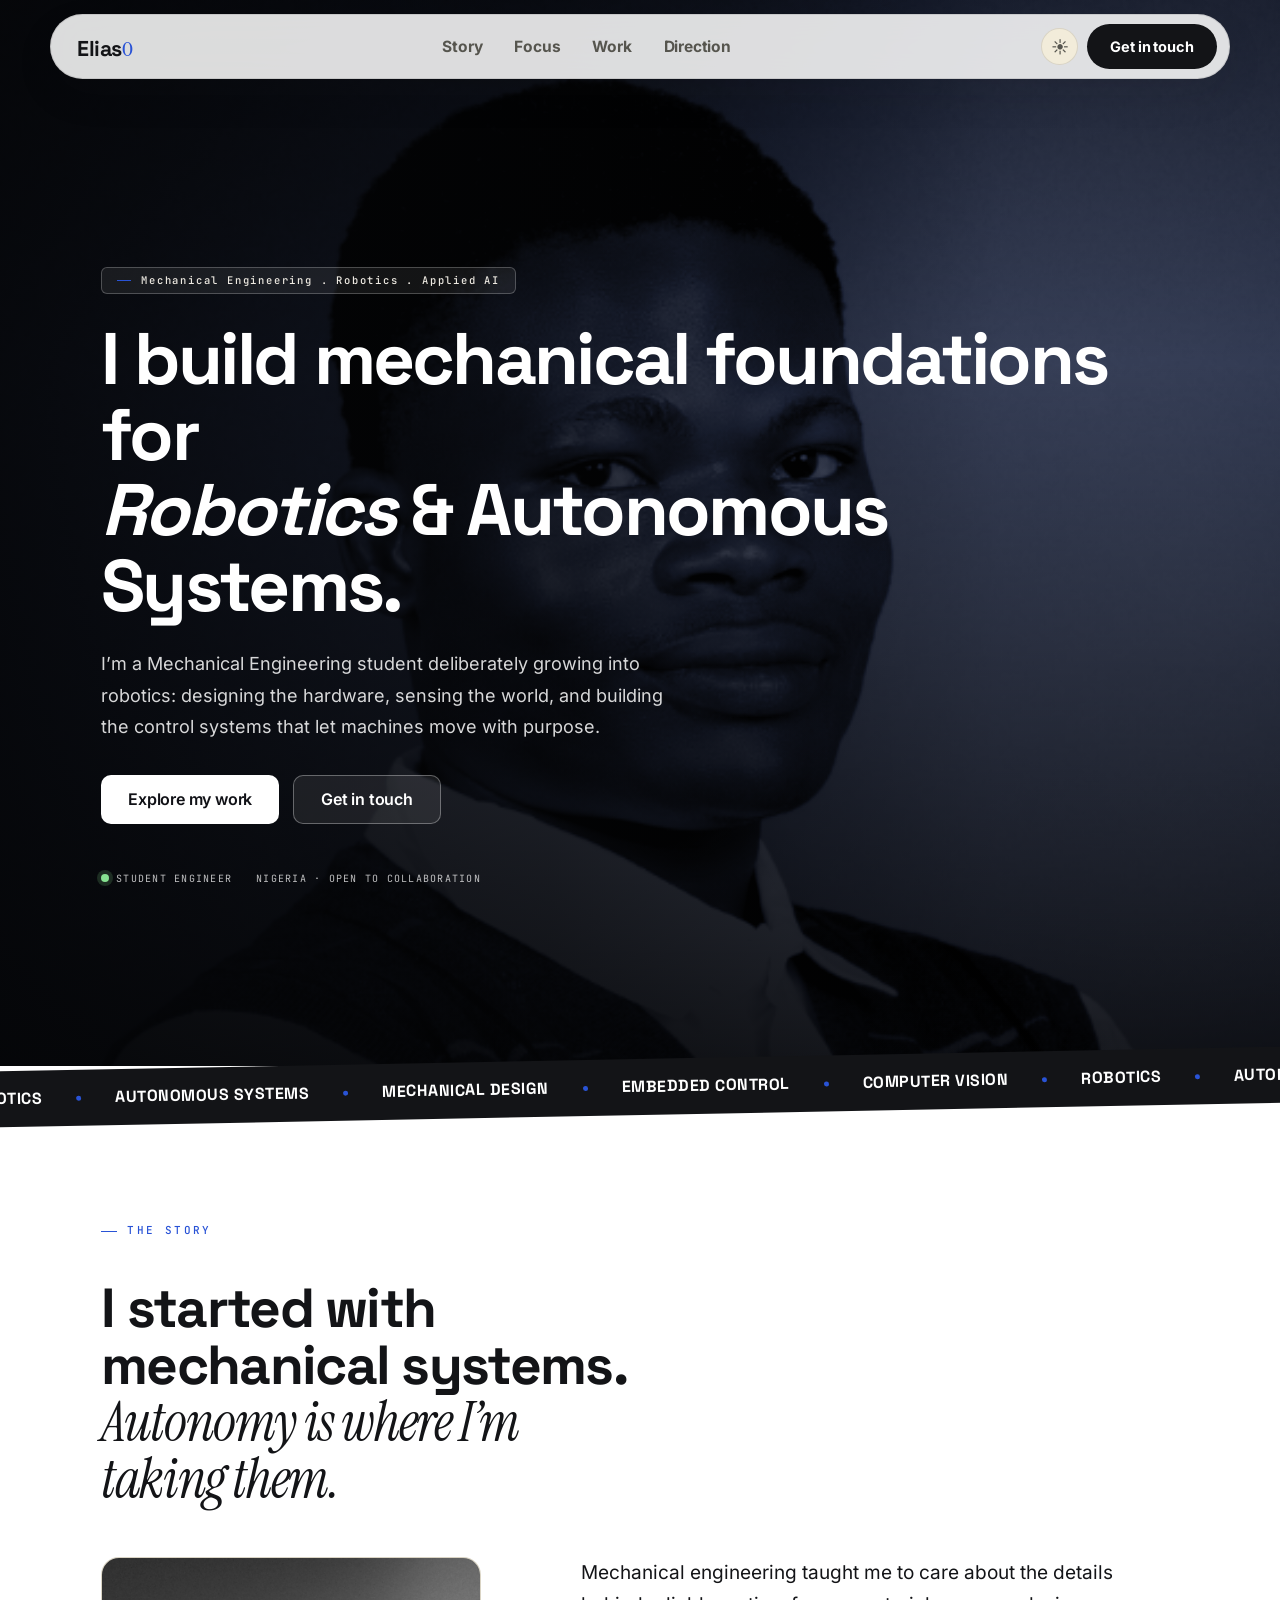
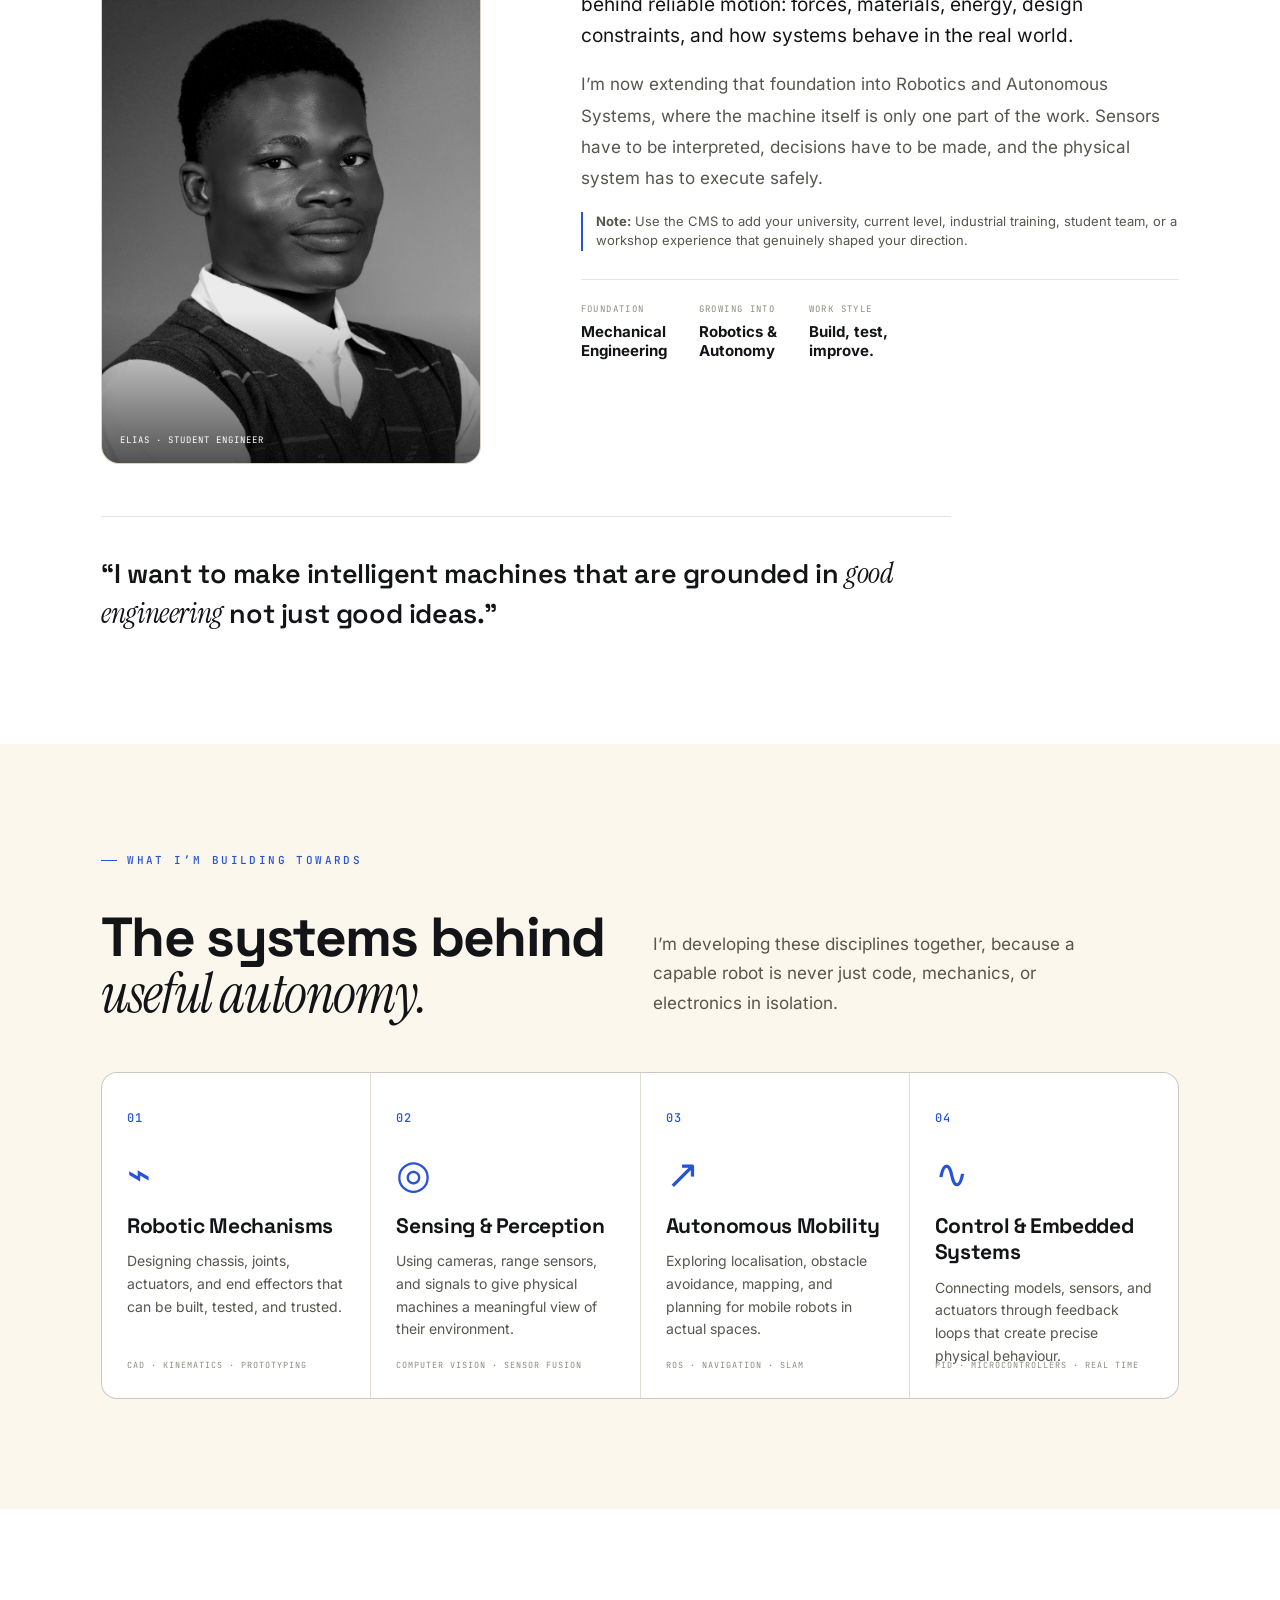
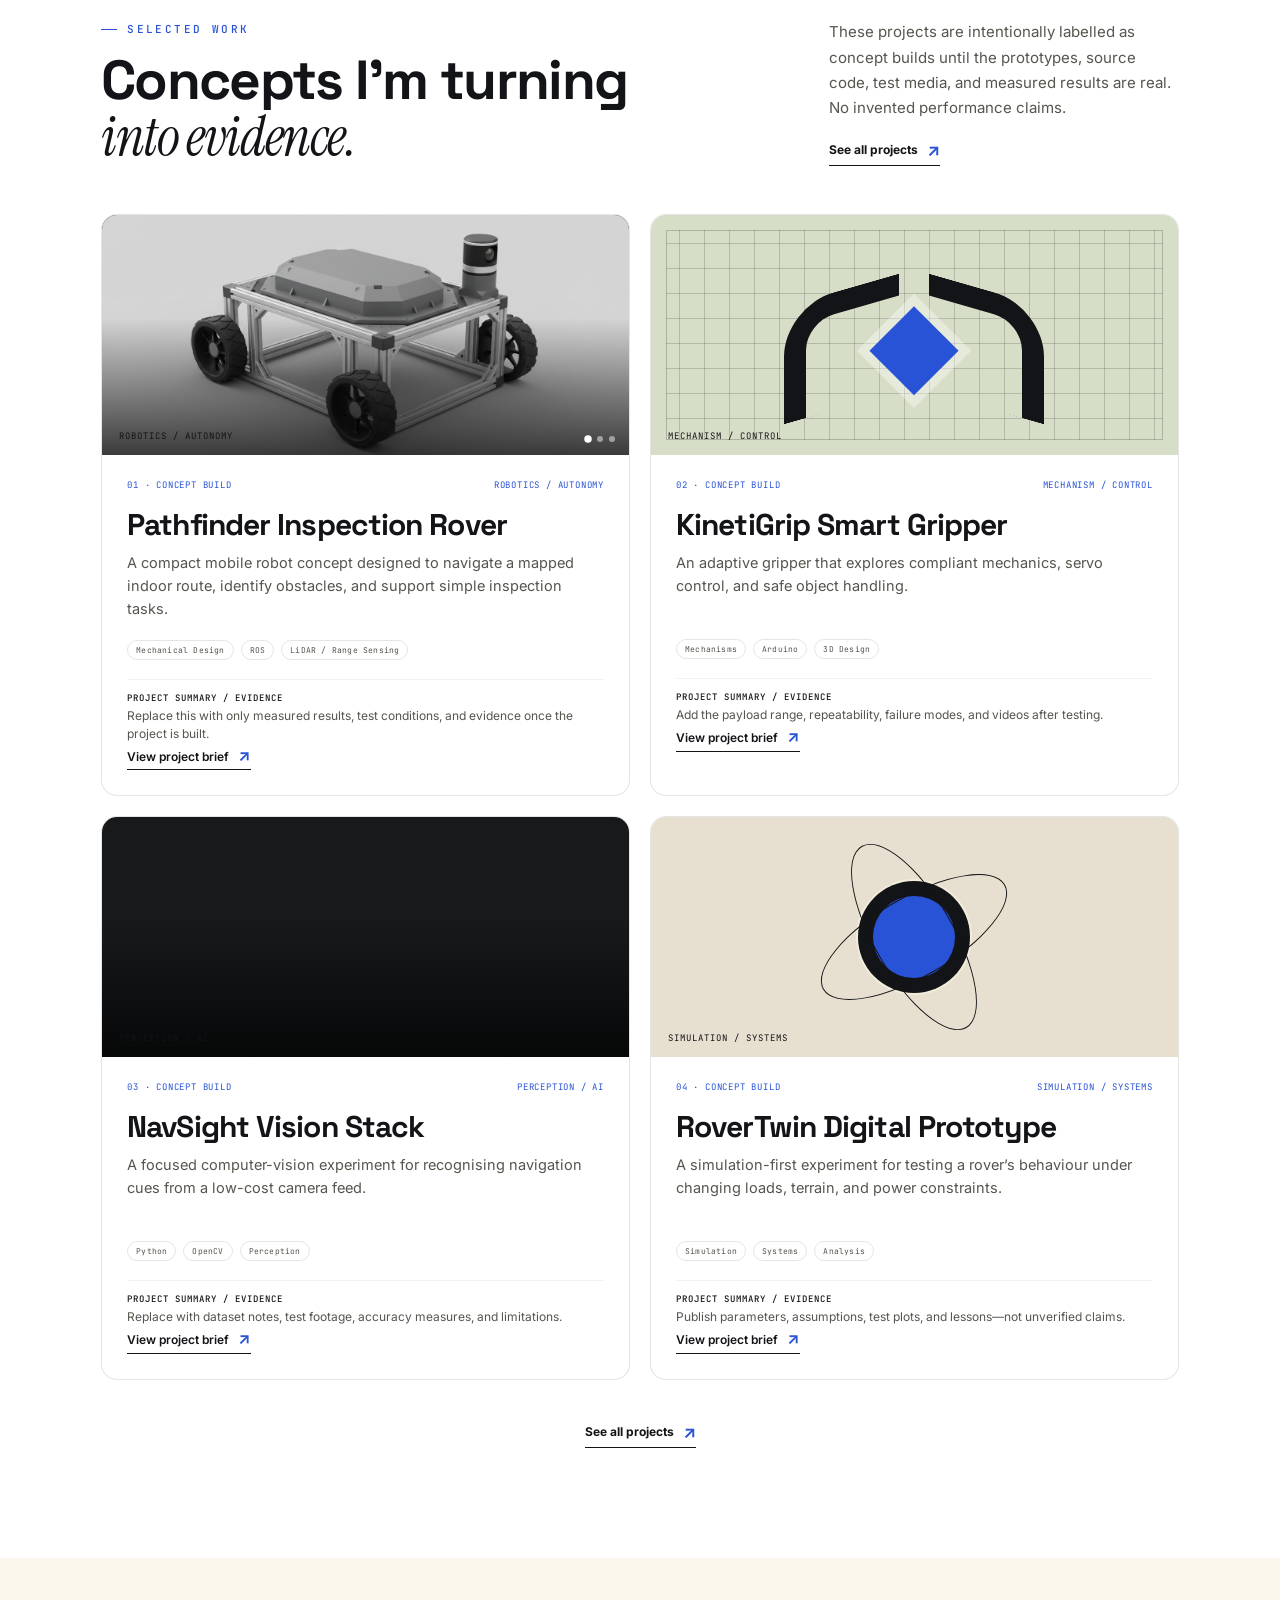
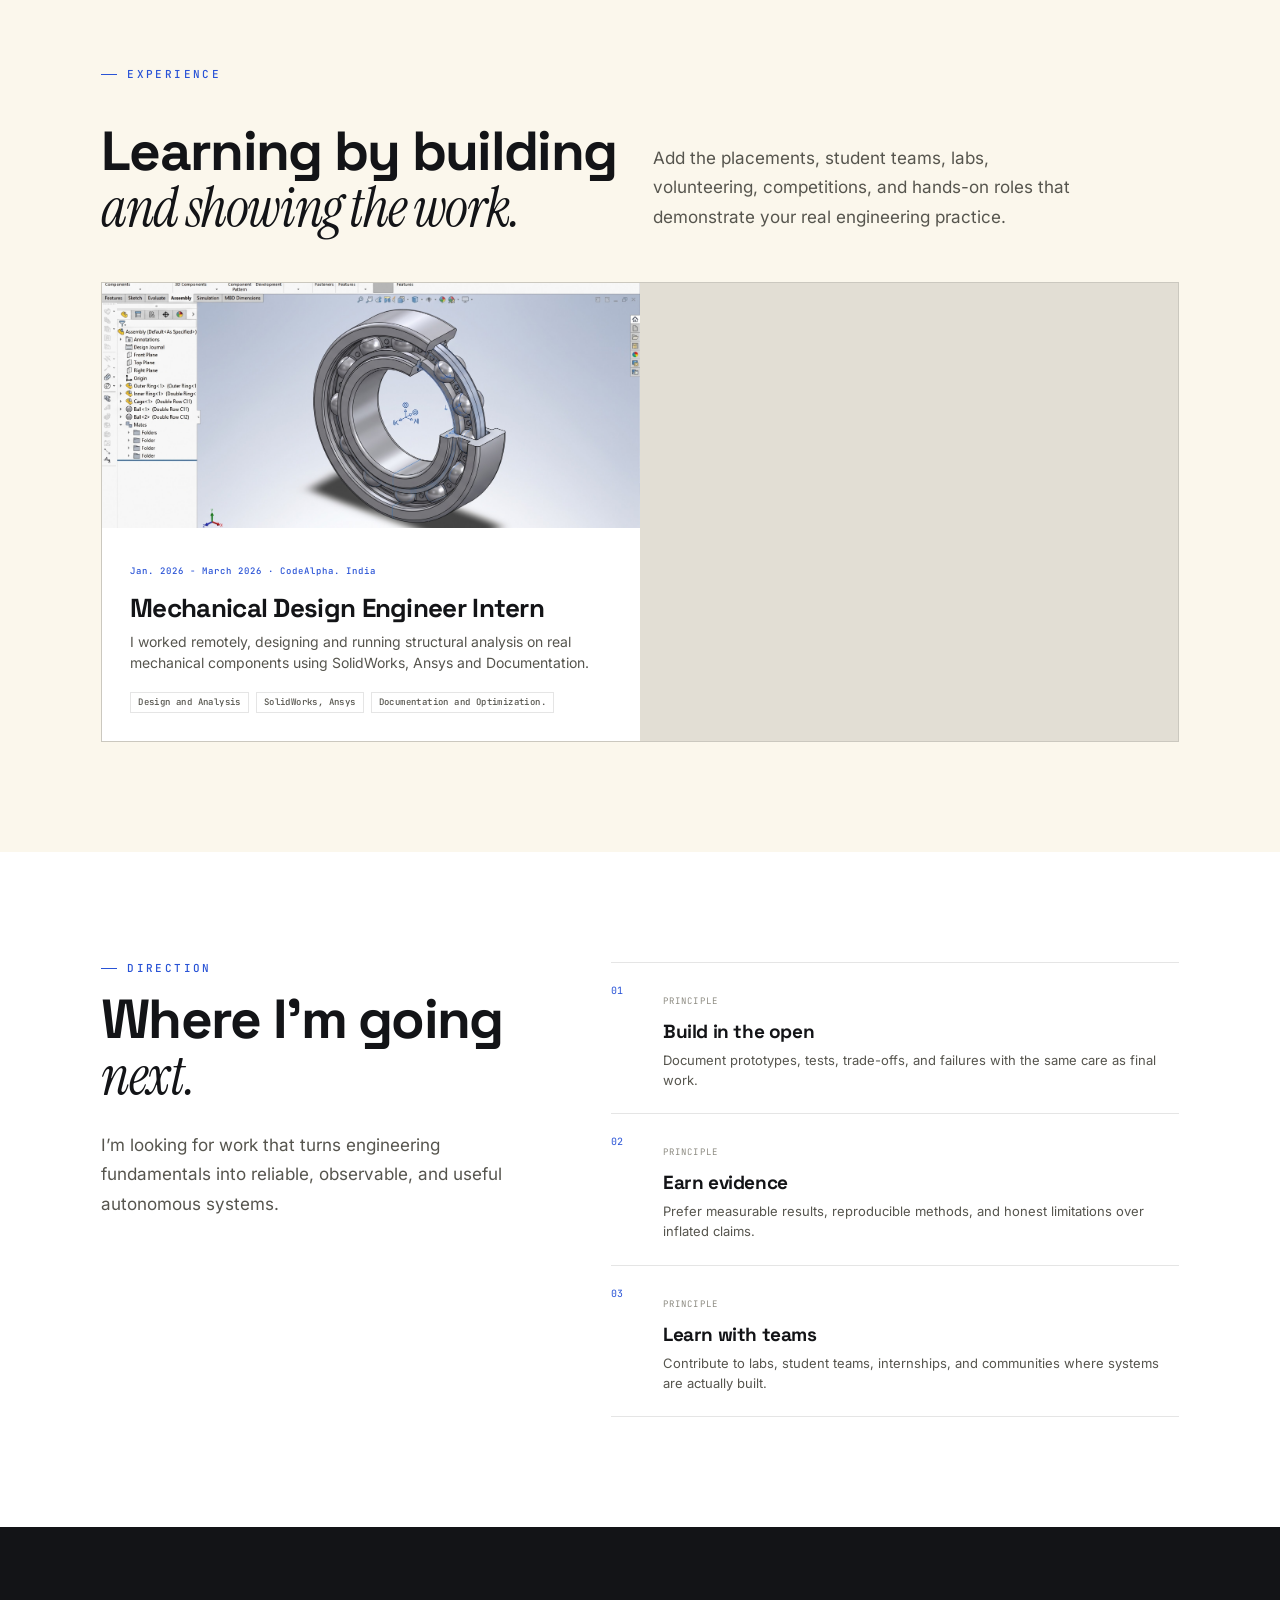
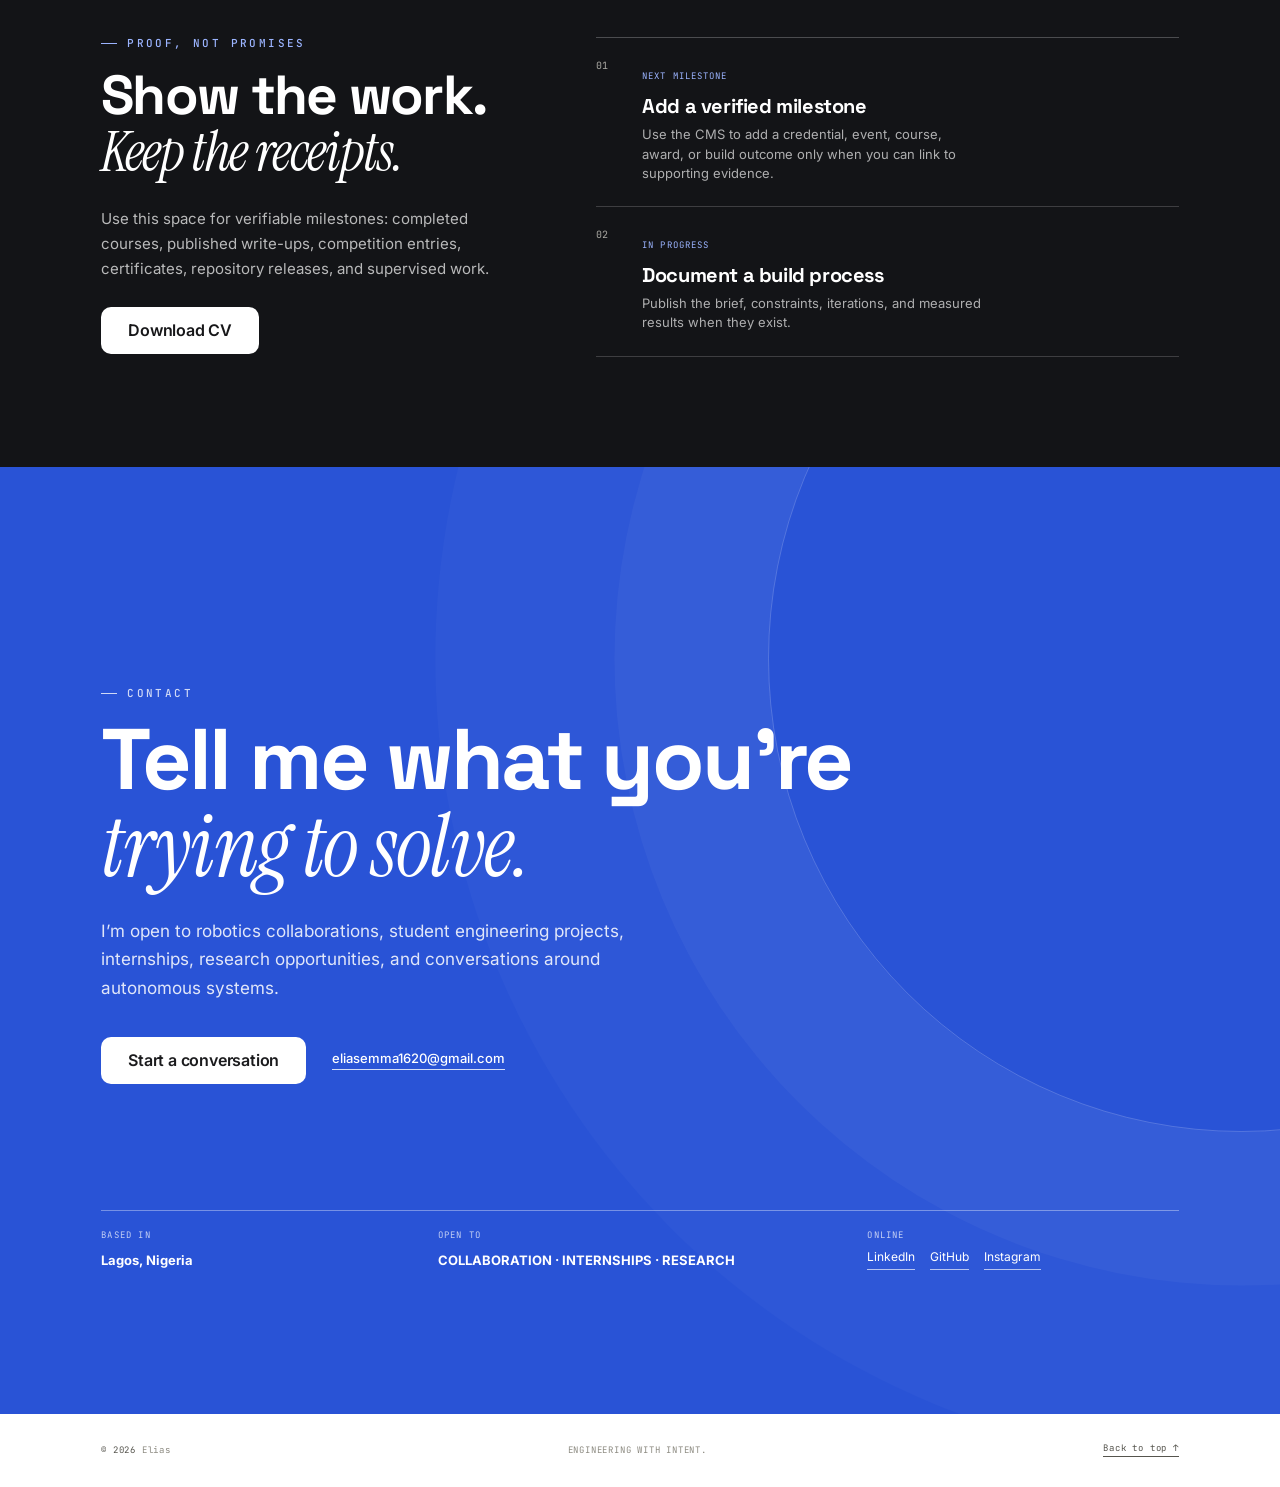
<file: index.html>
<!doctype html>
<html lang="en" data-theme="light">
<head>
  <meta charset="utf-8">
  <meta name="viewport" content="width=device-width, initial-scale=1">
  <meta name="description" content="Mechanical engineering, robotics, and autonomous systems portfolio.">
  <title>Portfolio</title>
  <link rel="stylesheet" href="fonts.css">
  <link rel="stylesheet" href="styles.css">
</head>
<body>
  <nav id="mainNav" aria-label="Main navigation">
    <div class="nav-shell">
      <a class="logo" href="#hero" data-text="site.logoName">YourName<em>.</em></a>
      <div class="nav-links"><a href="#story">Story</a><a href="#focus">Focus</a><a href="#work">Work</a><a href="#direction">Direction</a></div>
      <div class="nav-actions"><button class="theme-button" type="button" aria-label="Switch colour theme"><span class="sun">☀</span><span class="moon">☾</span></button><a class="nav-cta" href="#contact">Get in touch</a><button class="menu-button" type="button" aria-label="Open menu" aria-expanded="false"><span></span><span></span><span></span></button></div>
    </div>
    <div class="mobile-menu" aria-label="Mobile navigation"><a href="#story">Story</a><a href="#focus">Focus</a><a href="#work">Work</a><a href="#direction">Direction</a><a href="#contact">Contact</a></div>
  </nav>

  <main>
    <section id="hero" aria-label="Introduction">
      <div class="hero-bg"><img id="heroImage" src="assets/profile-photo.png" alt="Portrait"><div class="hero-tint"></div><div class="hero-scrim"></div></div>
      <div class="hero-inner">
        <div class="hero-badge reveal" id="heroBadge"></div>
        <h1 class="hero-title reveal delay-1" id="heroTitle"></h1>
        <div class="hero-overview reveal delay-2"><p id="heroSummary"></p></div>
        <div class="hero-actions reveal delay-3"><a class="button button-primary" id="heroPrimary" href="#work">Explore my work</a><a class="button button-photo" id="heroSecondary" href="#contact">Get in touch</a></div>
        <div class="hero-meta reveal delay-3"><span><i></i><span id="heroMetaOne"></span></span><span id="heroMetaTwo"></span></div>
      </div>
    </section>
    <div class="marquee-band" aria-label="Areas of interest"><div class="marquee-track" id="marquee"></div></div>

    <section id="story"><div class="wrap">
      <div class="section-heading reveal"><p class="eyebrow">The story</p><h2 class="section-title" id="storyHeading"></h2></div>
      <div class="story-grid"><figure class="profile-frame reveal"><img id="storyImage" src="assets/profile-photo.png" alt="Portrait"><figcaption id="storyCaption"></figcaption></figure><div class="story-copy reveal delay-1"><p class="story-lead" id="storyLead"></p><p id="storyBody"></p><p class="edit-note" id="storyNote"></p><div class="story-facts" id="storyFacts"></div></div></div>
      <p class="pull-quote reveal" id="storyQuote"></p>
    </div></section>

    <section id="focus" class="alt"><div class="wrap"><div class="section-heading reveal"><p class="eyebrow">What I’m building towards</p><h2 class="section-title" id="focusHeading"></h2><p class="section-lead" id="focusLead"></p></div><div class="focus-grid" id="focusGrid"></div></div></section>

    <section id="work">
      <div class="wrap">
        <div class="work-top reveal">
          <div><p class="eyebrow">Selected work</p><h2 class="section-title" id="projectsHeading"></h2></div>
          <div class="work-aside"><p id="projectsLead"></p><a class="all-projects-link" id="allProjectsTop" href="projects.html">See all projects <span>↗</span></a></div>
        </div>
        <div class="project-grid" id="projectGrid"></div>
        <div class="all-projects-bottom"><a class="all-projects-link" id="allProjectsBottom" href="projects.html">See all projects <span>↗</span></a></div>
      </div>
    </section>

    <section id="experience"><div class="wrap"><div class="section-heading reveal"><p class="eyebrow">Experience</p><h2 class="section-title" id="experienceHeading"></h2><p class="section-lead" id="experienceLead"></p></div><div class="experience-list" id="experienceList"></div></div></section>

    <section id="direction"><div class="wrap direction-wrap"><div class="direction-copy reveal"><p class="eyebrow">Direction</p><h2 class="section-title" id="directionHeading"></h2><p class="section-lead" id="directionLead"></p></div><div class="direction-list" id="directionList"></div></div></section>

    <section id="proof"><div class="wrap proof-layout"><div class="proof-copy reveal"><p class="eyebrow">Proof, not promises</p><h2 class="section-title" id="proofHeading"></h2><p id="proofLead"></p><a id="cvButton" class="button button-dark" target="_blank" rel="noopener">Download CV</a></div><div class="proof-list" id="proofList"></div></div></section>

    <section id="contact"><div class="contact-bg"></div><div class="wrap contact-wrap"><p class="eyebrow">Contact</p><h2 class="contact-title" id="contactHeading"></h2><p class="contact-copy" id="contactSummary"></p><div class="contact-actions"><a class="button button-contact" id="emailButton">Start a conversation</a><a class="email-link" id="emailText"></a></div><div class="contact-meta"><div><span>BASED IN</span><b id="locationText"></b></div><div><span>OPEN TO</span><b id="availabilityText"></b></div><div><span>ONLINE</span><p id="socialLinks"></p></div></div></div></section>
  </main>
  <footer><div class="wrap footer-inner"><span>© <span id="year"></span> <span id="footerName"></span></span><span id="footerLine"></span><a href="#hero">Back to top ↑</a></div></footer>

  <div class="project-modal" id="projectModal" aria-hidden="true"><button class="modal-overlay" aria-label="Close project"></button><article class="modal-card"><button class="modal-close" aria-label="Close project">×</button><div id="modalContent"></div></article></div>
  <div class="model-modal" id="modelModal" aria-hidden="true"><button class="model-overlay" type="button" aria-label="Close 3D viewer"></button><article class="model-card" role="dialog" aria-modal="true" aria-labelledby="modelTitle"><button class="model-close" type="button" aria-label="Close 3D viewer">×</button><p class="eyebrow">Interactive model</p><h2 id="modelTitle">3D model</h2><div class="stl-stage" id="stlStage"><p>Loading 3D model…</p></div><p class="model-note">The model rotates automatically.</p></article></div>
  <script src="content.js"></script><script src="site.js"></script>
</body>
</html>
</file>
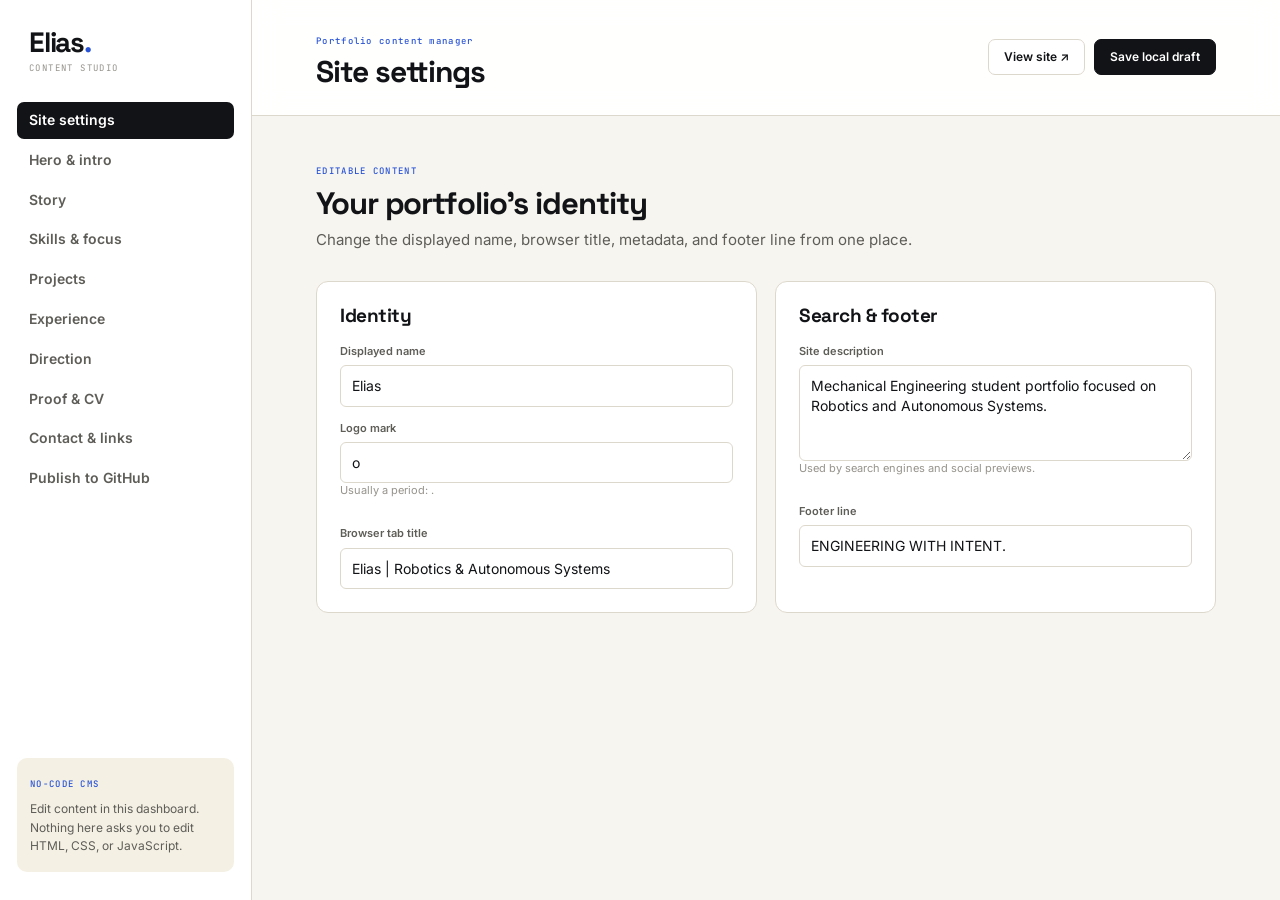
<file: admin.html>
<!doctype html>
<html lang="en">
<head>
  <meta charset="utf-8">
  <meta name="viewport" content="width=device-width,initial-scale=1">
  <meta name="robots" content="noindex,nofollow">
  <title>Portfolio CMS</title>
  <link rel="stylesheet" href="fonts.css">
  <link rel="stylesheet" href="admin.css">
</head>
<body>
  <aside class="sidebar">
    <a class="brand" href="index.html" target="_blank" rel="noopener">Elias<span>.</span><small>CONTENT STUDIO</small></a>
    <nav id="sectionNav" aria-label="CMS sections">
      <button data-section="site" class="active">Site settings</button>
      <button data-section="hero">Hero &amp; intro</button>
      <button data-section="story">Story</button>
      <button data-section="focus">Skills &amp; focus</button>
      <button data-section="projects">Projects</button>
      <button data-section="experience">Experience</button>
      <button data-section="direction">Direction</button>
      <button data-section="proof">Proof &amp; CV</button>
      <button data-section="contact">Contact &amp; links</button>
      <button data-section="publish">Publish to GitHub</button>
    </nav>
    <div class="side-note"><b>NO-CODE CMS</b><p>Edit content in this dashboard. Nothing here asks you to edit HTML, CSS, or JavaScript.</p></div>
  </aside>
  <main class="cms-main">
    <header class="cms-header"><div><span class="eyebrow">Portfolio content manager</span><h1 id="sectionTitle">Site settings</h1></div><div class="header-actions"><a class="secondary-btn" href="index.html" target="_blank" rel="noopener">View site ↗</a><button class="primary-btn" id="saveDraft">Save local draft</button></div></header>
    <div class="notice" id="notice" role="status" aria-live="polite"></div>
    <section class="cms-content" id="cmsContent"></section>
  </main>
  <input id="importInput" type="file" accept="application/json,.json" hidden>
  <script src="content.js"></script><script src="admin.js"></script>
</body>
</html>
</file>
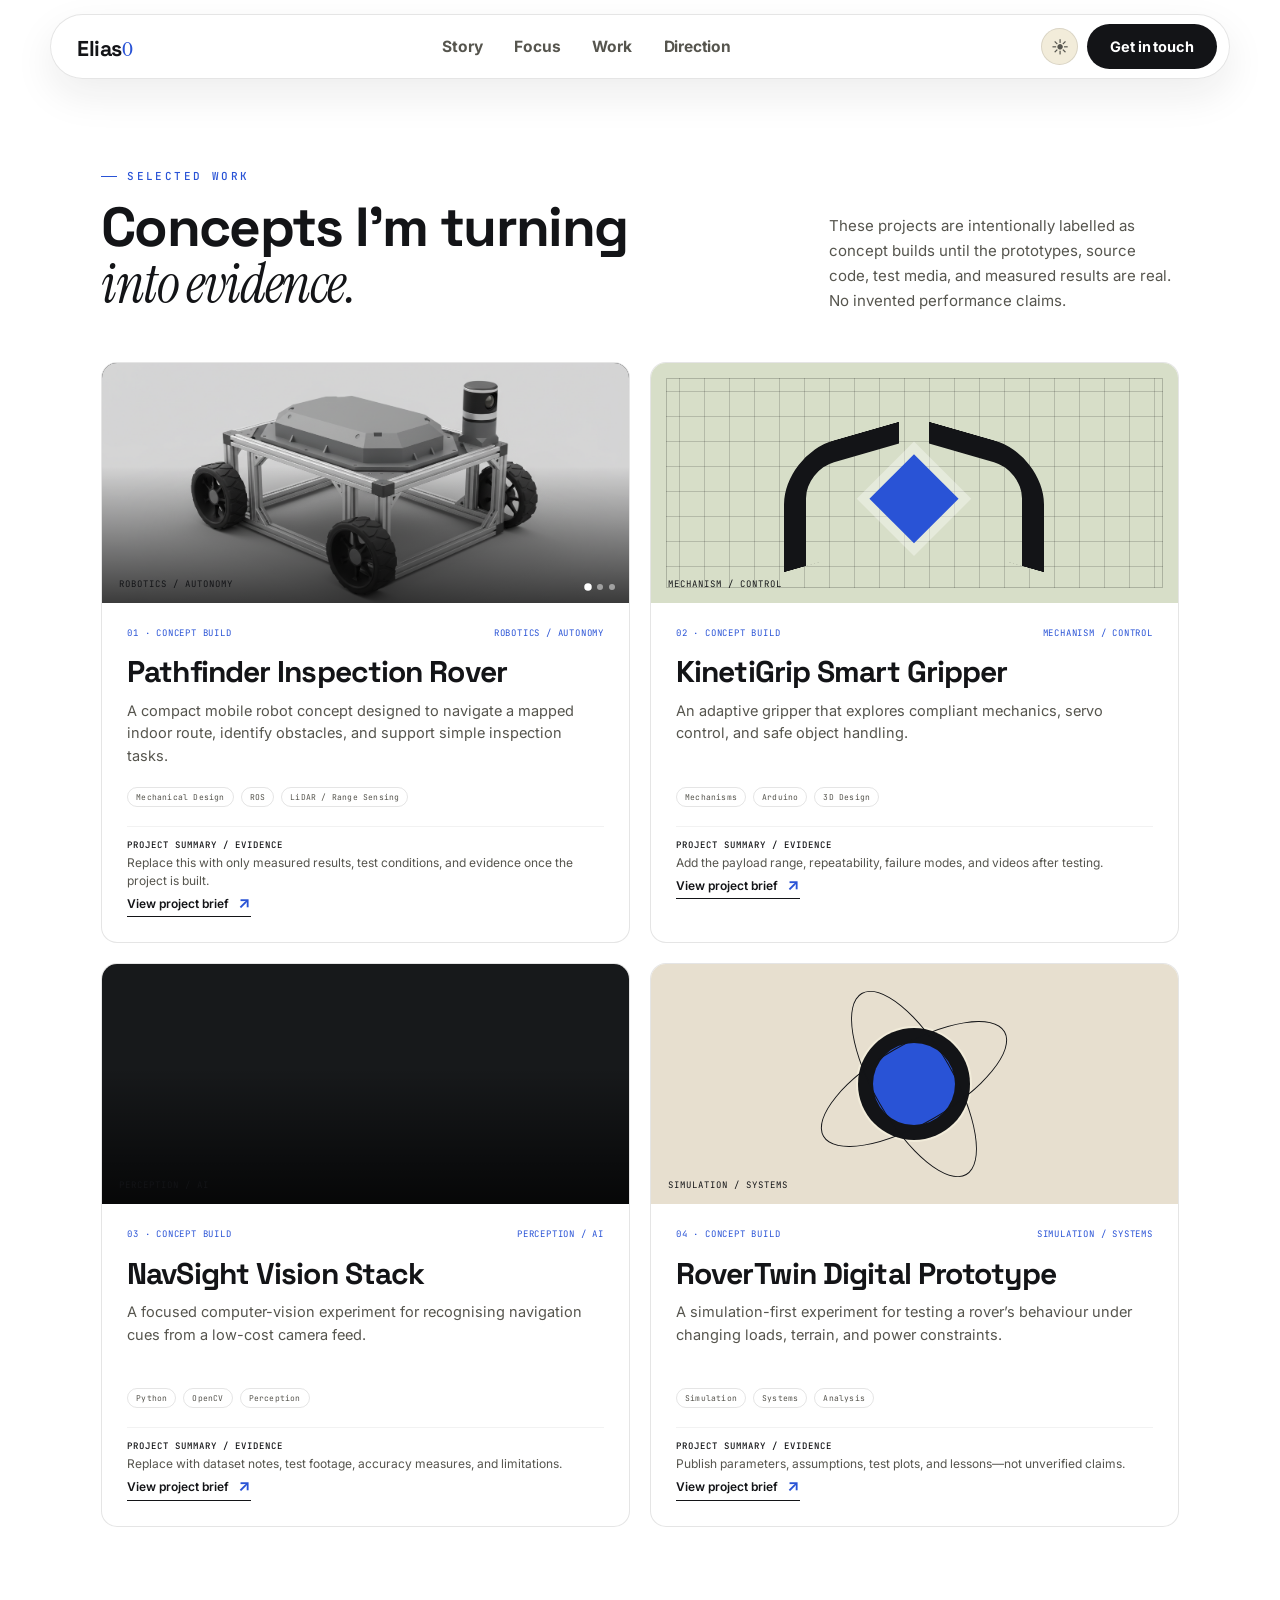
<file: projects.html>
<!doctype html>
<html lang="en" data-theme="light">
<head>
  <meta charset="utf-8">
  <meta name="viewport" content="width=device-width, initial-scale=1">
  <meta name="description" content="Mechanical engineering, robotics, and autonomous systems portfolio.">
  <title>Portfolio</title>
  <link rel="stylesheet" href="fonts.css">
  <link rel="stylesheet" href="styles.css">
</head>
<body data-page="all-projects">
  <nav id="mainNav" aria-label="Main navigation">
    <div class="nav-shell">
      <a class="logo" href="#hero" data-text="site.logoName">YourName<em>.</em></a>
      <div class="nav-links"><a href="#story">Story</a><a href="#focus">Focus</a><a href="#work">Work</a><a href="#direction">Direction</a></div>
      <div class="nav-actions"><button class="theme-button" type="button" aria-label="Switch colour theme"><span class="sun">☀</span><span class="moon">☾</span></button><a class="nav-cta" href="#contact">Get in touch</a><button class="menu-button" type="button" aria-label="Open menu" aria-expanded="false"><span></span><span></span><span></span></button></div>
    </div>
    <div class="mobile-menu" aria-label="Mobile navigation"><a href="#story">Story</a><a href="#focus">Focus</a><a href="#work">Work</a><a href="#direction">Direction</a><a href="#contact">Contact</a></div>
  </nav>

  <main>
    <section id="hero" aria-label="Introduction">
      <div class="hero-bg"><img id="heroImage" src="assets/profile-photo.png" alt="Portrait"><div class="hero-tint"></div><div class="hero-scrim"></div></div>
      <div class="hero-inner">
        <div class="hero-badge reveal" id="heroBadge"></div>
        <h1 class="hero-title reveal delay-1" id="heroTitle"></h1>
        <div class="hero-overview reveal delay-2"><p id="heroSummary"></p></div>
        <div class="hero-actions reveal delay-3"><a class="button button-primary" id="heroPrimary" href="#work">Explore my work</a><a class="button button-photo" id="heroSecondary" href="#contact">Get in touch</a></div>
        <div class="hero-meta reveal delay-3"><span><i></i><span id="heroMetaOne"></span></span><span id="heroMetaTwo"></span></div>
      </div>
    </section>
    <div class="marquee-band" aria-label="Areas of interest"><div class="marquee-track" id="marquee"></div></div>

    <section id="story"><div class="wrap">
      <div class="section-heading reveal"><p class="eyebrow">The story</p><h2 class="section-title" id="storyHeading"></h2></div>
      <div class="story-grid"><figure class="profile-frame reveal"><img id="storyImage" src="assets/profile-photo.png" alt="Portrait"><figcaption id="storyCaption"></figcaption></figure><div class="story-copy reveal delay-1"><p class="story-lead" id="storyLead"></p><p id="storyBody"></p><p class="edit-note" id="storyNote"></p><div class="story-facts" id="storyFacts"></div></div></div>
      <p class="pull-quote reveal" id="storyQuote"></p>
    </div></section>

    <section id="focus" class="alt"><div class="wrap"><div class="section-heading reveal"><p class="eyebrow">What I’m building towards</p><h2 class="section-title" id="focusHeading"></h2><p class="section-lead" id="focusLead"></p></div><div class="focus-grid" id="focusGrid"></div></div></section>

    <section id="work">
      <div class="wrap">
        <div class="work-top reveal">
          <div><p class="eyebrow">Selected work</p><h2 class="section-title" id="projectsHeading"></h2></div>
          <div class="work-aside"><p id="projectsLead"></p><a class="all-projects-link" id="allProjectsTop" href="projects.html">See all projects <span>↗</span></a></div>
        </div>
        <div class="project-grid" id="projectGrid"></div>
        <div class="all-projects-bottom"><a class="all-projects-link" id="allProjectsBottom" href="projects.html">See all projects <span>↗</span></a></div>
      </div>
    </section>

    <section id="experience"><div class="wrap"><div class="section-heading reveal"><p class="eyebrow">Experience</p><h2 class="section-title" id="experienceHeading"></h2><p class="section-lead" id="experienceLead"></p></div><div class="experience-list" id="experienceList"></div></div></section>

    <section id="direction"><div class="wrap direction-wrap"><div class="direction-copy reveal"><p class="eyebrow">Direction</p><h2 class="section-title" id="directionHeading"></h2><p class="section-lead" id="directionLead"></p></div><div class="direction-list" id="directionList"></div></div></section>

    <section id="proof"><div class="wrap proof-layout"><div class="proof-copy reveal"><p class="eyebrow">Proof, not promises</p><h2 class="section-title" id="proofHeading"></h2><p id="proofLead"></p><a id="cvButton" class="button button-dark" target="_blank" rel="noopener">Download CV</a></div><div class="proof-list" id="proofList"></div></div></section>

    <section id="contact"><div class="contact-bg"></div><div class="wrap contact-wrap"><p class="eyebrow">Contact</p><h2 class="contact-title" id="contactHeading"></h2><p class="contact-copy" id="contactSummary"></p><div class="contact-actions"><a class="button button-contact" id="emailButton">Start a conversation</a><a class="email-link" id="emailText"></a></div><div class="contact-meta"><div><span>BASED IN</span><b id="locationText"></b></div><div><span>OPEN TO</span><b id="availabilityText"></b></div><div><span>ONLINE</span><p id="socialLinks"></p></div></div></div></section>
  </main>
  <footer><div class="wrap footer-inner"><span>© <span id="year"></span> <span id="footerName"></span></span><span id="footerLine"></span><a href="#hero">Back to top ↑</a></div></footer>

  <div class="project-modal" id="projectModal" aria-hidden="true"><button class="modal-overlay" aria-label="Close project"></button><article class="modal-card"><button class="modal-close" aria-label="Close project">×</button><div id="modalContent"></div></article></div>
  <div class="model-modal" id="modelModal" aria-hidden="true"><button class="model-overlay" type="button" aria-label="Close 3D viewer"></button><article class="model-card" role="dialog" aria-modal="true" aria-labelledby="modelTitle"><button class="model-close" type="button" aria-label="Close 3D viewer">×</button><p class="eyebrow">Interactive model</p><h2 id="modelTitle">3D model</h2><div class="stl-stage" id="stlStage"><p>Loading 3D model…</p></div><p class="model-note">The model rotates automatically.</p></article></div>
  <script src="content.js"></script><script src="site.js"></script>
</body>
</html>
</file>
<file: fonts.css>
@font-face {
  font-family: 'Instrument Serif';
  font-style: italic;
  font-weight: 400;
  font-display: swap;
  src: url(assets/fonts/font-0.ttf) format('truetype');
}
@font-face {
  font-family: 'Instrument Serif';
  font-style: normal;
  font-weight: 400;
  font-display: swap;
  src: url(assets/fonts/font-1.ttf) format('truetype');
}
@font-face {
  font-family: 'Inter';
  font-style: normal;
  font-weight: 400;
  font-display: swap;
  src: url(assets/fonts/font-2.ttf) format('truetype');
}
@font-face {
  font-family: 'Inter';
  font-style: normal;
  font-weight: 500;
  font-display: swap;
  src: url(assets/fonts/font-3.ttf) format('truetype');
}
@font-face {
  font-family: 'Inter';
  font-style: normal;
  font-weight: 600;
  font-display: swap;
  src: url(assets/fonts/font-4.ttf) format('truetype');
}
@font-face {
  font-family: 'Inter';
  font-style: normal;
  font-weight: 700;
  font-display: swap;
  src: url(assets/fonts/font-5.ttf) format('truetype');
}
@font-face {
  font-family: 'JetBrains Mono';
  font-style: normal;
  font-weight: 400;
  font-display: swap;
  src: url(assets/fonts/font-6.ttf) format('truetype');
}
@font-face {
  font-family: 'JetBrains Mono';
  font-style: normal;
  font-weight: 500;
  font-display: swap;
  src: url(assets/fonts/font-7.ttf) format('truetype');
}
@font-face {
  font-family: 'Space Grotesk';
  font-style: normal;
  font-weight: 500;
  font-display: swap;
  src: url(assets/fonts/font-8.ttf) format('truetype');
}
@font-face {
  font-family: 'Space Grotesk';
  font-style: normal;
  font-weight: 600;
  font-display: swap;
  src: url(assets/fonts/font-9.ttf) format('truetype');
}
@font-face {
  font-family: 'Space Grotesk';
  font-style: normal;
  font-weight: 700;
  font-display: swap;
  src: url(assets/fonts/font-10.ttf) format('truetype');
}
</file>
<file: styles.css>
:root{--bg:#fff;--surface:#fbf7ec;--surface-2:#f2ecda;--surface-3:#e6dcbe;--ink:#131417;--copy:#56554e;--muted:#8d8b82;--brand:#2953d6;--border:rgba(20,20,20,.11);--soft-border:rgba(20,20,20,.055);--shadow:0 16px 40px rgba(20,20,20,.08);--nav:rgba(255,255,255,.86);--max:1180px}
[data-theme="dark"]{--bg:#202124;--surface:#292a2e;--surface-2:#323338;--surface-3:#3c3d42;--ink:#f3f1eb;--copy:#c2c0b8;--muted:#96949c;--brand:#92aaff;--border:rgba(255,255,255,.14);--soft-border:rgba(255,255,255,.08);--shadow:0 16px 40px rgba(0,0,0,.24);--nav:rgba(32,33,36,.88)}
*{box-sizing:border-box}html{scroll-behavior:smooth}body{margin:0;background:var(--bg);color:var(--ink);font-family:'Inter',Arial,sans-serif;line-height:1.6;overflow-x:hidden}a{color:inherit;text-decoration:none}button{font-family:inherit}::selection{background:var(--brand);color:#fff}.wrap{max-width:var(--max);margin:0 auto;padding:0 clamp(20px,4vw,60px)}
/* floating navigation, using the same typographic system as the reference */
#mainNav{position:fixed;z-index:30;top:14px;left:0;right:0;padding:0 clamp(16px,3vw,40px);transition:top .25s}.nav-shell{max-width:var(--max);min-height:58px;margin:auto;padding:9px 12px 9px 26px;border:1px solid var(--border);border-radius:100px;background:var(--nav);backdrop-filter:blur(22px);-webkit-backdrop-filter:blur(22px);box-shadow:var(--shadow);display:flex;align-items:center;justify-content:space-between;gap:25px}.logo{font:700 21.5px/1 'Space Grotesk',sans-serif;letter-spacing:-.5px;flex-shrink:0}.logo em{font:400 27px/1 'Instrument Serif',serif;color:var(--brand)}.nav-links{display:flex;gap:30px;align-items:center}.nav-links a{font:700 15.5px/1 'Inter',sans-serif;letter-spacing:-.2px;color:var(--copy);position:relative;padding:8px 1px}.nav-links a:after{content:"";position:absolute;left:0;right:0;bottom:1px;height:2px;background:var(--ink);transform:scaleX(0);transform-origin:left;transition:transform .25s}.nav-links a:hover{color:var(--ink)}.nav-links a:hover:after{transform:scaleX(1)}.nav-actions{display:flex;align-items:center;gap:9px}.theme-button{width:37px;height:37px;border:1px solid var(--border);border-radius:50%;background:var(--surface-2);color:var(--copy);font-size:17px;cursor:pointer;transition:.2s}.theme-button:hover{border-color:var(--brand);color:var(--brand)}[data-theme="light"] .moon,[data-theme="dark"] .sun{display:none}.nav-cta{border-radius:100px;background:var(--ink);color:var(--bg);padding:11px 23px;font-size:14.5px;font-weight:700;letter-spacing:-.1px;white-space:nowrap;transition:.2s}.nav-cta:hover{opacity:.88;transform:translateY(-1px)}.menu-button{display:none;border:0;background:transparent;padding:6px;flex-direction:column;gap:5px;cursor:pointer}.menu-button span{display:block;width:22px;height:1.5px;background:var(--ink);transition:.25s}.mobile-menu{display:none}
/* hero retains the reference’s cinematic full-bleed photograph treatment */
#hero{height:max(720px,100vh);min-height:720px;background:#070708;display:flex;align-items:flex-end;position:relative;overflow:hidden}.hero-bg{position:absolute;inset:0;background:#08090b}.hero-bg img{height:100%;width:100%;object-fit:cover;object-position:center 28%;filter:grayscale(100%) contrast(1.11) brightness(.46);transition:filter .9s ease,transform 1.1s ease}.hero-bg:after{content:"";position:absolute;inset:0;background:linear-gradient(90deg,rgba(4,5,7,.86) 0%,rgba(4,5,7,.55) 43%,rgba(4,5,7,.08) 78%)}#hero:hover .hero-bg img{filter:grayscale(0%) contrast(1.03) brightness(.63);transform:scale(1.015)}.hero-tint{position:absolute;inset:0;background:var(--brand);opacity:.2;mix-blend-mode:color}.hero-scrim{position:absolute;inset:0;background:linear-gradient(180deg,rgba(0,0,0,.35),transparent 34%,rgba(0,0,0,.78) 100%)}.hero-inner{position:relative;z-index:1;max-width:var(--max);width:100%;margin:0 auto;padding:150px clamp(20px,4vw,60px) 58px}.hero-badge{display:inline-flex;align-items:center;padding:7px 15px;margin-bottom:27px;color:#eeeae2;background:rgba(255,255,255,.07);border:1px solid rgba(255,255,255,.23);border-radius:6px;font:500 10.5px/1 'JetBrains Mono',monospace;letter-spacing:1.8px}.hero-badge:before{content:"";height:1px;width:14px;background:var(--brand);margin-right:10px}.hero-title{max-width:970px;margin:0 0 24px;color:#fff;font:700 clamp(42px,6.55vw,84px)/1.03 'Space Grotesk',sans-serif;letter-spacing:-2.7px}.hero-title span,.section-title em,.contact-title em{font:italic 400 1em/1 'Instrument Serif',serif;letter-spacing:-1.4px}.hero-overview{max-width:585px;margin-bottom:32px}.hero-overview p{margin:0;color:rgba(255,255,255,.84);font-size:18px;line-height:1.75}.hero-actions{display:flex;gap:14px;flex-wrap:wrap}.button{display:inline-flex;align-items:center;justify-content:center;padding:14px 27px;border-radius:10px;border:0;font:600 16px/1.2 'Inter',sans-serif;letter-spacing:-.2px;transition:.2s;cursor:pointer}.button:hover{transform:translateY(-2px)}.button-primary{background:#fff;color:#101116}.button-primary:hover{box-shadow:0 8px 28px rgba(0,0,0,.25)}.button-photo{color:white;border:1.5px solid rgba(255,255,255,.32);background:rgba(255,255,255,.08)}.button-photo:hover{background:rgba(255,255,255,.16);border-color:#fff}.hero-meta{margin-top:50px;display:flex;gap:24px;align-items:center;color:rgba(255,255,255,.74);font:400 10px/1 'JetBrains Mono',monospace;letter-spacing:1.25px}.hero-meta i{display:inline-block;width:8px;height:8px;margin-right:7px;border-radius:50%;background:#86e291;box-shadow:0 0 0 4px rgba(134,226,145,.17)}
.marquee-band{background:var(--ink);color:var(--bg);padding:15px 0;overflow:hidden;white-space:nowrap;transform:rotate(-1.1deg);margin:-7px -3vw 0;position:relative;z-index:2}.marquee-track{display:inline-flex;align-items:center;gap:34px;animation:marquee 30s linear infinite}.marquee-track span{display:inline-flex;align-items:center;gap:34px;font:700 16px/1 'Space Grotesk',sans-serif;letter-spacing:.5px;text-transform:uppercase}.marquee-track span:after{content:"";height:5px;width:5px;background:var(--brand);border-radius:50%}@keyframes marquee{to{transform:translateX(-50%)}}
section{padding:110px 0}.alt{background:var(--surface)}.eyebrow{display:flex;align-items:center;gap:10px;margin:0 0 16px;color:var(--brand);font:500 11px/1.2 'JetBrains Mono',monospace;letter-spacing:2.4px;text-transform:uppercase}.eyebrow:before{content:"";width:16px;height:1px;background:currentColor}.section-heading{display:grid;grid-template-columns:1fr 1fr;gap:26px;align-items:end}.section-heading .eyebrow{grid-column:1/-1}.section-title{margin:0;color:var(--ink);font:700 clamp(36px,5vw,55px)/1.04 'Space Grotesk',sans-serif;letter-spacing:-1.7px}.section-lead{max-width:445px;margin:0 0 5px;color:var(--copy);font-size:17px;line-height:1.74}.story-grid{display:grid;grid-template-columns:.82fr 1.18fr;gap:64px;align-items:start;margin-top:49px}.profile-frame{margin:0;position:relative;max-width:380px;aspect-ratio:3/4;border-radius:18px;overflow:hidden;background:var(--surface-2);border:1px solid var(--border)}.profile-frame img{height:100%;width:100%;object-fit:cover;object-position:center top;filter:grayscale(100%) contrast(1.07) brightness(.92);transition:.5s}.profile-frame:hover img{filter:grayscale(0%) contrast(1) brightness(1);transform:scale(1.02)}.profile-frame:after{content:"";position:absolute;inset:0;background:linear-gradient(0deg,rgba(0,0,0,.65),transparent 30%)}.profile-frame figcaption{position:absolute;z-index:1;bottom:18px;left:18px;color:#fff;font:400 9px/1 'JetBrains Mono',monospace;letter-spacing:1px}.story-copy{max-width:610px}.story-copy p{margin:0 0 18px;color:var(--copy);font-size:17px;line-height:1.83}.story-copy .story-lead{color:var(--ink);font-size:19px;line-height:1.65}.edit-note{border-left:2px solid var(--brand);padding-left:13px;color:var(--copy)!important;font-size:13px!important;line-height:1.5!important}.story-facts{display:flex;gap:32px;flex-wrap:wrap;margin-top:28px;padding-top:25px;border-top:1px solid var(--border)}.story-facts span{display:block;color:var(--muted);font:400 9px/1 'JetBrains Mono',monospace;letter-spacing:1.35px}.story-facts b{display:block;margin-top:8px;color:var(--ink);font-size:15px;line-height:1.3}.pull-quote{max-width:850px;margin:52px 0 0;padding-top:37px;border-top:1px solid var(--border);font:600 clamp(21px,2.5vw,27px)/1.48 'Space Grotesk',sans-serif;letter-spacing:-.4px}.pull-quote em{font:italic 400 1.08em 'Instrument Serif',serif}
.focus-grid{display:grid;grid-template-columns:repeat(4,1fr);gap:1px;margin-top:48px;background:var(--border);border:1px solid var(--border);border-radius:16px;overflow:hidden}.focus-card{min-height:316px;padding:31px 25px;background:var(--bg);transition:.25s;position:relative}.focus-card:hover{background:var(--surface-2)}.focus-number{font:500 12px/1 'JetBrains Mono',monospace;color:var(--brand);letter-spacing:1px}.focus-icon{margin:25px 0 19px;color:var(--brand);font:500 40px/1 'Instrument Serif',serif}.focus-card h3{margin:0 0 11px;font:700 21px/1.25 'Space Grotesk',sans-serif;letter-spacing:-.35px}.focus-card p{margin:0;color:var(--copy);font-size:14px;line-height:1.62}.focus-card small{position:absolute;bottom:26px;left:25px;right:20px;color:var(--muted);font:400 8.5px/1.4 'JetBrains Mono',monospace;letter-spacing:1px}
.work-top{display:flex;justify-content:space-between;align-items:end;gap:65px;margin-bottom:48px}.work-top>p{max-width:350px;margin:0 0 7px;color:var(--copy);font-size:15px;line-height:1.68}.project-grid{display:grid;grid-template-columns:repeat(2,1fr);gap:20px}.project-card{overflow:hidden;border:1px solid var(--border);border-radius:16px;background:var(--bg);transition:transform .25s,box-shadow .25s}.project-card:hover{transform:translateY(-5px);box-shadow:var(--shadow)}.project-art{height:240px;position:relative;overflow:hidden}.project-art>span{position:absolute;left:17px;bottom:14px;font:400 9px/1 'JetBrains Mono',monospace;letter-spacing:1px;z-index:3}.project-content{padding:24px 25px 25px}.project-kicker{display:flex;justify-content:space-between;gap:12px;color:var(--brand);font:400 9px/1.4 'JetBrains Mono',monospace;letter-spacing:.8px}.project-content h3{margin:17px 0 11px;font:700 clamp(24px,3vw,30px)/1.08 'Space Grotesk',sans-serif;letter-spacing:-.9px}.project-content>p{margin:0;min-height:68px;color:var(--copy);font-size:14.5px;line-height:1.58}.project-tags{display:flex;gap:7px;flex-wrap:wrap;margin:19px 0}.project-tags span{padding:5px 8px;border:1px solid var(--border);border-radius:100px;color:var(--copy);font:400 8px/1 'JetBrains Mono',monospace;letter-spacing:.2px}.case-link{border:0;border-bottom:1px solid var(--ink);background:none;padding:0 0 4px;color:var(--ink);font:600 12px/1.2 'Inter',sans-serif;cursor:pointer}.case-link b{margin-left:6px;color:var(--brand);font-size:16px}.art-rover{background:#121719;color:#dff49a}.map-grid{position:absolute;inset:-50%;background:linear-gradient(90deg,transparent 49%,rgba(213,255,58,.16) 50%,transparent 51%),linear-gradient(0deg,transparent 49%,rgba(213,255,58,.16) 50%,transparent 51%);background-size:30px 30px;transform:perspective(330px) rotateX(53deg) translateY(27%)}.rover{position:absolute;top:50%;left:50%;height:68px;width:140px;background:#d7dad4;transform:translate(-50%,-35%);clip-path:polygon(14% 0,83% 0,100% 32%,93% 100%,5% 100%,0 33%)}.rover:before,.rover:after{content:"";position:absolute;bottom:-16px;width:32px;height:32px;background:#242826;border:8px solid #090b0b;border-radius:50%}.rover:before{left:14px}.rover:after{right:14px}.rover i{position:absolute;top:18px;left:15px;width:18px;height:10px;background:#2953d6;border-radius:50%;box-shadow:90px 0 #2953d6}.rover i:first-child{box-shadow:none;background:#ceef44;width:35px;height:35px;left:52px;top:-25px;border:7px solid #363a36}.rover b{position:absolute;bottom:-5px;left:34px;width:72px;height:13px;background:#464b45}.art-gripper{background:#d7dec8;color:#131417}.art-gripper:before{content:"";position:absolute;inset:15px;border:1px solid rgba(0,0,0,.2);background:linear-gradient(90deg,transparent 49%,rgba(0,0,0,.16) 50%,transparent 51%),linear-gradient(0deg,transparent 49%,rgba(0,0,0,.16) 50%,transparent 51%);background-size:25px 25px}.grip-left,.grip-right{position:absolute;z-index:1;top:75px;width:115px;height:118px;border:22px solid var(--ink)}.grip-left{left:calc(50% - 130px);border-right:0;border-bottom:0;border-radius:50px 0 0;transform:skewY(-16deg)}.grip-right{right:calc(50% - 130px);border-left:0;border-bottom:0;border-radius:0 50px 0;transform:skewY(16deg)}.grip-object{position:absolute;z-index:2;left:50%;top:50%;height:63px;width:63px;background:var(--brand);transform:translate(-50%,-25%) rotate(45deg);box-shadow:0 0 0 9px rgba(255,255,255,.35)}.art-vision{background:#2953d6;color:#eef1ff}.lens{position:absolute;left:50%;top:50%;width:170px;height:170px;border-radius:50%;transform:translate(-50%,-50%);background:radial-gradient(circle,#252727 0 12%,#d8ff3d 13% 19%,#272a27 20% 32%,#101111 33% 51%,#3c413e 52% 57%,#101111 58%);box-shadow:0 0 0 15px #151616}.detect{position:absolute;border:1px solid #d8ff3d}.detect.one{height:75px;width:111px;top:31px;left:25px}.detect.two{height:54px;width:89px;right:32px;bottom:36px}.art-twin{background:#e7dfcf;color:#131417;display:grid;place-items:center}.orbit{position:absolute;border:1px solid var(--ink);border-radius:50%;width:210px;height:80px;transform:rotate(-30deg)}.orbit.b{width:80px;height:210px}.twin-core{height:82px;width:82px;background:var(--brand);border-radius:50%;box-shadow:0 0 0 15px var(--ink),0 0 0 17px var(--surface-2)}.project-footer{display:flex;justify-content:space-between;margin-top:22px;color:var(--muted);font:400 9px/1.4 'JetBrains Mono',monospace;letter-spacing:1px}.project-footer a{color:var(--ink);border-bottom:1px solid var(--ink);padding-bottom:4px}.project-footer b{margin-left:6px;color:var(--brand);font-size:15px}
.direction-wrap{display:grid;grid-template-columns:.85fr 1.15fr;gap:90px}.direction-copy .section-lead{margin-top:25px}.direction-list{border-top:1px solid var(--border)}.direction-list article{display:grid;grid-template-columns:38px 1fr;gap:14px;padding:23px 0;border-bottom:1px solid var(--border)}.direction-list article>span{color:var(--brand);font:400 10px/1 'JetBrains Mono',monospace}.direction-list small,.proof-list small{color:var(--muted);font:400 9px/1 'JetBrains Mono',monospace;letter-spacing:1.1px}.direction-list h3{margin:8px 0;color:var(--ink);font:700 19px/1.23 'Space Grotesk',sans-serif;letter-spacing:-.4px}.direction-list p{margin:0;color:var(--copy);font-size:13px;line-height:1.52}
#proof{background:var(--ink);color:#fff}.proof-layout{display:grid;grid-template-columns:.82fr 1.18fr;gap:90px}.proof-copy .eyebrow{color:#9bb4ff}.proof-copy .section-title{color:#fff}.proof-copy p:not(.eyebrow){max-width:430px;margin:25px 0;color:rgba(255,255,255,.7);font-size:15px;line-height:1.68}.button-dark{background:#fff;color:#171719}.proof-list{border-top:1px solid rgba(255,255,255,.24)}.proof-list article{display:grid;grid-template-columns:33px 1fr auto;gap:13px;padding:23px 0;border-bottom:1px solid rgba(255,255,255,.18)}.proof-list>article>span,.proof-list>article>b{color:#a9a8a2;font:400 10px/1 'JetBrains Mono',monospace}.proof-list small{color:#9bb4ff}.proof-list h3{margin:8px 0;color:#fff;font:700 20px/1.12 'Space Grotesk',sans-serif;letter-spacing:-.4px}.proof-list p{max-width:340px;margin:0;color:rgba(255,255,255,.66);font-size:13px;line-height:1.48}
#contact{background:var(--brand);color:white;position:relative;overflow:hidden}.contact-bg{position:absolute;width:74vw;height:74vw;right:-34vw;top:-22vw;border:1px solid rgba(255,255,255,.2);border-radius:50%;box-shadow:0 0 0 12vw rgba(255,255,255,.035),0 0 0 26vw rgba(255,255,255,.025)}.contact-wrap{position:relative;padding-top:110px;padding-bottom:31px}.contact-wrap .eyebrow{color:rgba(255,255,255,.78)}.contact-title{max-width:850px;margin:0;color:#fff;font:700 clamp(51px,7.3vw,86px)/1.01 'Space Grotesk',sans-serif;letter-spacing:-2.6px}.contact-copy{max-width:540px;margin:27px 0 0;color:rgba(255,255,255,.86);font-size:17px;line-height:1.68}.contact-actions{display:flex;align-items:center;gap:26px;margin-top:35px}.button-contact{background:#fff;color:#1b1b1d}.email-link{border-bottom:1px solid rgba(255,255,255,.8);padding-bottom:4px;color:#fff;font:500 13px/1 'Inter',sans-serif}.contact-meta{display:grid;grid-template-columns:1fr 1.3fr 1fr;gap:25px;margin-top:126px;padding-top:20px;border-top:1px solid rgba(255,255,255,.36)}.contact-meta span{display:block;margin-bottom:7px;color:rgba(255,255,255,.72);font:400 9px/1 'JetBrains Mono',monospace;letter-spacing:1.2px}.contact-meta b{font-size:13px}.contact-meta p{display:flex;gap:15px;margin:0}.contact-meta p a{border-bottom:1px solid rgba(255,255,255,.65);padding-bottom:2px;font-size:12px}.contact-meta i{display:inline-block;width:7px;height:7px;border-radius:50%;margin-right:5px;background:#baff8b;box-shadow:0 0 0 4px rgba(186,255,139,.18)}footer{min-height:73px;display:flex;align-items:center;background:var(--bg);color:var(--copy)}.footer-inner{width:100%;display:flex;justify-content:space-between;align-items:center;font:400 9px/1 'JetBrains Mono',monospace;letter-spacing:.8px}.footer-inner span:nth-child(2){color:var(--muted)}.footer-inner a{border-bottom:1px solid var(--copy);padding-bottom:3px}
.project-modal{display:none;position:fixed;z-index:50;inset:0;align-items:center;justify-content:center;padding:20px}.project-modal.open{display:flex}.modal-overlay{position:absolute;inset:0;border:0;background:rgba(5,6,8,.67);backdrop-filter:blur(5px);cursor:pointer}.modal-card{position:relative;width:min(670px,100%);max-height:88vh;overflow:auto;padding:48px clamp(25px,5vw,56px);background:var(--bg);box-shadow:12px 13px 0 var(--brand)}.modal-close{position:absolute;top:13px;right:17px;border:0;background:none;color:var(--ink);font:400 38px/1 'Instrument Serif',serif;cursor:pointer}.modal-card h2{margin:0 0 28px;font:700 clamp(36px,5vw,56px)/.98 'Space Grotesk',sans-serif;letter-spacing:-1.8px}.brief-grid{display:grid;grid-template-columns:1fr 1fr;gap:23px;padding-top:20px;border-top:1px solid var(--border)}.brief-grid h3{margin:0 0 8px;font:600 10px/1 'JetBrains Mono',monospace;letter-spacing:1px;text-transform:uppercase}.brief-grid p,.brief-grid li{margin:0;color:var(--copy);font-size:14px;line-height:1.5}.brief-grid ul{margin:0;padding-left:17px}.modal-actions{display:flex;flex-wrap:wrap;gap:10px;margin-top:29px}.modal-actions a{border:1px solid var(--border);padding:9px 10px;color:var(--copy);font:500 10px/1 'JetBrains Mono',monospace}.modal-footnote{margin:17px 0 0;color:var(--muted);font-size:11px;line-height:1.45}.reveal{opacity:0;transform:translateY(22px);transition:opacity .65s ease,transform .65s ease}.reveal.in{opacity:1;transform:none}.delay-1{transition-delay:.09s}.delay-2{transition-delay:.18s}.delay-3{transition-delay:.27s}
@media(max-width:900px){.nav-links{display:none}.menu-button{display:flex}.mobile-menu.open{display:flex;position:absolute;top:65px;left:0;right:0;flex-direction:column;margin:auto;padding:10px 23px 16px;max-width:calc(var(--max) + 0px);border:1px solid var(--border);border-radius:22px;background:var(--nav);backdrop-filter:blur(22px);box-shadow:var(--shadow)}.mobile-menu a{padding:12px 0;border-bottom:1px solid var(--soft-border);color:var(--copy);font-size:16px;font-weight:600}.mobile-menu a:last-child{border-bottom:0}.section-heading,.story-grid,.direction-wrap,.proof-layout{grid-template-columns:1fr;gap:42px}.section-heading .section-lead{max-width:540px}.story-copy{max-width:680px}.profile-frame{max-width:330px}.focus-grid{grid-template-columns:repeat(2,1fr)}.work-top{align-items:start;flex-direction:column;gap:24px}.work-top>p{max-width:530px}.contact-meta{margin-top:92px}}
@media(max-width:620px){#mainNav{top:10px;padding:0 12px}.nav-shell{min-height:53px;padding:8px 10px 8px 19px}.nav-cta{display:none}.theme-button{width:34px;height:34px}.mobile-menu.open{left:0;right:0}.hero-inner{padding-top:130px;padding-bottom:36px}.hero-title{font-size:12.2vw;letter-spacing:-1.8px}.hero-overview p{font-size:16px;line-height:1.64}.hero-meta{margin-top:36px;flex-direction:column;align-items:flex-start;gap:10px}.marquee-band{padding:12px 0}.marquee-track span{font-size:14px}.section-title{font-size:10.6vw;letter-spacing:-1.3px}section{padding:80px 0}.story-grid{margin-top:35px}.profile-frame{max-width:260px}.story-copy p{font-size:15px}.story-copy .story-lead{font-size:17px}.story-facts{gap:20px}.focus-grid,.project-grid{grid-template-columns:1fr}.focus-card{min-height:275px}.project-art{height:220px}.project-footer{gap:15px;align-items:end}.project-footer span{max-width:170px}.direction-wrap,.proof-layout{gap:38px}.proof-list article{grid-template-columns:27px 1fr}.proof-list>article>b{grid-column:2}.contact-wrap{padding-top:80px}.contact-title{font-size:13.3vw;letter-spacing:-1.8px}.contact-actions{flex-direction:column;align-items:flex-start;gap:18px}.contact-meta{grid-template-columns:1fr;gap:21px;margin-top:80px}.footer-inner{align-items:flex-start;flex-direction:column;gap:12px;padding-top:23px;padding-bottom:23px}.footer-inner span:nth-child(2){display:none}.brief-grid{grid-template-columns:1fr}.modal-card{padding-top:48px}}
@media(prefers-reduced-motion:reduce){html{scroll-behavior:auto}.reveal{opacity:1;transform:none}.marquee-track{animation:none}.hero-bg img{transition:none}}

/* CMS-rendered portfolio media; public visual system remains aligned with the original design. */
.project-art.media-art{background:#17191b;overflow:hidden}
.project-art.media-art img,.project-art.media-art video{position:absolute;inset:0;width:100%;height:100%;object-fit:cover;filter:grayscale(24%) contrast(1.04);transition:transform .45s ease,filter .45s ease}
.project-card:hover .project-art.media-art img,.project-card:hover .project-art.media-art video{transform:scale(1.045);filter:grayscale(0%) contrast(1.02)}
.project-art.media-art:after{content:"";position:absolute;inset:0;background:linear-gradient(180deg,transparent 43%,rgba(0,0,0,.72));pointer-events:none}
.project-art.media-art span{z-index:1}
.project-proof{margin-top:17px;padding-top:14px;border-top:1px solid var(--soft-border);color:var(--copy);font-size:12px;line-height:1.5}
.project-proof b{display:block;margin-bottom:4px;color:var(--ink);font:500 9px/1 'JetBrains Mono',monospace;letter-spacing:1px}
.project-media-note{position:absolute;top:13px;right:13px;z-index:2;padding:5px 7px;border:1px solid rgba(255,255,255,.25);color:#fff;background:rgba(0,0,0,.36);font:9px/1 'JetBrains Mono',monospace;letter-spacing:1px}
#experience{background:var(--surface)}
.experience-list{display:grid;grid-template-columns:1fr 1fr;gap:1px;margin-top:45px;border:1px solid var(--border);background:var(--border)}
.experience-card{min-height:292px;padding:28px;background:var(--bg);position:relative;overflow:hidden}
.experience-card.has-media{padding:0;display:flex;align-items:flex-end;color:#fff;background:#161719}
.experience-card.has-media:after{content:"";position:absolute;inset:0;background:linear-gradient(180deg,rgba(0,0,0,.08),rgba(0,0,0,.85))}
.experience-media{position:absolute;inset:0;width:100%;height:100%;object-fit:cover;filter:grayscale(100%) contrast(1.05);transition:.45s}
.experience-card:hover .experience-media{filter:grayscale(0%);transform:scale(1.03)}
.experience-content{position:relative;z-index:1;max-width:590px}.experience-card.has-media .experience-content{padding:29px}.experience-card small{color:var(--brand);font:500 9px/1 'JetBrains Mono',monospace;letter-spacing:1px}.experience-card.has-media small{color:#b4c8ff}.experience-card h3{margin:12px 0 8px;font:700 26px/1.1 'Space Grotesk',sans-serif;letter-spacing:-.7px}.experience-card p{margin:0;color:var(--copy);font-size:14px;line-height:1.55}.experience-card.has-media p{color:rgba(255,255,255,.76)}.experience-bullets{display:flex;flex-wrap:wrap;gap:7px;margin-top:18px}.experience-bullets span{padding:5px 7px;border:1px solid var(--border);font:500 9px/1 'JetBrains Mono',monospace;letter-spacing:.4px}.experience-card.has-media .experience-bullets span{border-color:rgba(255,255,255,.34);color:#fff}
.project-modal-media{width:100%;max-height:290px;object-fit:cover;margin:-10px 0 26px;background:#131417}.modal-link{display:inline-flex;border:1px solid var(--border);padding:9px 10px;color:var(--copy);font:500 10px/1 'JetBrains Mono',monospace}.empty-state{grid-column:1/-1;padding:36px;color:var(--muted);border:1px dashed var(--border);font-size:14px}
@media(max-width:620px){#hero{height:auto;min-height:100svh;align-items:flex-start}.hero-inner{padding:120px 20px 64px}.hero-title{font-size:clamp(42px,11.2vw,52px);line-height:1.04}.experience-list{grid-template-columns:1fr}.experience-card{min-height:250px}}

/* Responsive hero layout fix: keep the editorial heading below the fixed navigation at every viewport size. */
#hero{
  height:auto;
  min-height:max(760px,100svh);
  align-items:flex-start;
}
.hero-inner{
  padding-top:clamp(152px,17vh,214px);
  padding-bottom:clamp(64px,8vh,100px);
}
@media (min-width:1025px){
  .hero-title{
    max-width:1060px;
    font-size:clamp(58px,5.7vw,78px);
    line-height:1.04;
  }
}
@media (min-width:621px) and (max-width:1024px){
  #hero{min-height:max(740px,100svh)}
  .hero-inner{padding-top:142px;padding-bottom:68px}
  .hero-title{max-width:850px;font-size:clamp(48px,6.4vw,68px);line-height:1.04}
}
@media (max-width:620px){
  #hero{min-height:100svh}
  .hero-inner{padding:112px 20px 64px}
  .hero-title{max-width:100%;font-size:clamp(40px,11vw,52px);line-height:1.04}
}


/* Media galleries, project archive and optional 3D viewer. */
.work-aside{max-width:350px;display:grid;gap:20px}.work-aside>p{max-width:350px;margin:0;color:var(--copy);font-size:15px;line-height:1.68}.all-projects-link{display:inline-flex;width:max-content;align-items:center;gap:9px;border-bottom:1px solid var(--ink);padding-bottom:5px;color:var(--ink);font:700 12px/1.2 'Inter',sans-serif}.all-projects-link span{color:var(--brand);font-size:17px}.all-projects-bottom{display:flex;justify-content:center;margin-top:42px}
.media-carousel{position:relative;overflow:hidden;background:#17191b}.model-placeholder{width:100%;height:100%;display:grid;place-items:center;color:#dbe4ff;background:radial-gradient(circle at 50% 30%,#405987,#101217 72%);font:500 11px/1 'JetBrains Mono',monospace;letter-spacing:1.5px}.media-slides{position:relative;width:100%;height:100%}.media-slide{position:absolute;inset:0;opacity:0;transition:opacity .45s ease;pointer-events:none}.media-slide.is-active{opacity:1;pointer-events:auto}.media-slide img,.media-slide video{display:block;width:100%;height:100%;object-fit:cover}.project-art.media-carousel .media-slide img,.project-art.media-carousel .media-slide video{position:absolute;inset:0;filter:grayscale(24%) contrast(1.04)}.experience-media-frame{height:245px}.experience-media-frame .media-slide video,.experience-media-frame .media-slide img{position:absolute;inset:0}.carousel-arrow{position:absolute;z-index:7;top:50%;width:37px;height:37px;transform:translateY(-50%);border:1px solid rgba(255,255,255,.43);border-radius:50%;background:rgba(8,9,12,.55);color:#fff;font-size:20px;line-height:1;cursor:pointer;opacity:0;transition:opacity .2s,background .2s}.media-carousel:hover .carousel-arrow,.media-carousel:focus-within .carousel-arrow{opacity:1}.carousel-arrow:hover{background:var(--brand)}.carousel-prev{left:12px}.carousel-next{right:12px}.carousel-dots{position:absolute;z-index:7;right:14px;bottom:13px;display:flex;gap:6px}.carousel-dots button{width:6px;height:6px;padding:0;border:0;border-radius:50%;background:rgba(255,255,255,.48);cursor:pointer}.carousel-dots button.is-active{background:#fff;transform:scale(1.25)}.view-3d-button{position:absolute;z-index:8;right:13px;top:13px;border:1px solid rgba(255,255,255,.48);border-radius:5px;background:rgba(8,9,12,.62);padding:8px 10px;color:#fff;font:600 10px/1 'Inter',sans-serif;cursor:pointer;backdrop-filter:blur(7px)}.view-3d-button:hover{background:var(--brand);border-color:var(--brand)}.view-3d-button b{color:#cbd6ff;margin-left:4px}
.experience-card.has-media{display:block;padding:0;color:var(--ink);background:var(--bg)}.experience-card.has-media:after{content:none}.experience-card.has-media .experience-content{max-width:none;padding:28px}.experience-card.has-media small{color:var(--brand)}.experience-card.has-media p{color:var(--copy)}.experience-card.has-media .experience-bullets span{border-color:var(--border);color:var(--copy)}
.model-modal{display:none;position:fixed;z-index:70;inset:0;align-items:center;justify-content:center;padding:20px}.model-modal.open{display:flex}.model-overlay{position:absolute;inset:0;border:0;background:rgba(5,6,8,.72);backdrop-filter:blur(6px);cursor:pointer}.model-card{position:relative;width:min(800px,100%);padding:40px;background:var(--bg);box-shadow:12px 13px 0 var(--brand)}.model-close{position:absolute;right:15px;top:11px;border:0;background:transparent;color:var(--ink);font:400 38px/1 'Instrument Serif',serif;cursor:pointer}.model-card h2{margin:0 0 22px;font:700 clamp(34px,5vw,54px)/1 'Space Grotesk',sans-serif;letter-spacing:-1.5px}.stl-stage{height:min(58vh,470px);min-height:300px;background:radial-gradient(circle at 50% 40%,#3c568b,#101217 70%);display:grid;place-items:center;color:#fff;overflow:hidden}.stl-stage canvas{display:block;width:100%;height:100%}.model-note{margin:14px 0 0;color:var(--muted);font-size:12px}
body[data-page="all-projects"] #hero,body[data-page="all-projects"] .marquee-band,body[data-page="all-projects"] #story,body[data-page="all-projects"] #focus,body[data-page="all-projects"] #experience,body[data-page="all-projects"] #direction,body[data-page="all-projects"] #proof,body[data-page="all-projects"] #contact,body[data-page="all-projects"] footer{display:none}body[data-page="all-projects"] #work{min-height:100vh;padding-top:170px}body[data-page="all-projects"] .all-projects-link{display:none}
@media(max-width:900px){.work-aside{max-width:530px}.carousel-arrow{opacity:1}.experience-media-frame{height:230px}}@media(max-width:620px){.work-aside{gap:17px}.all-projects-bottom{margin-top:32px}.experience-media-frame{height:210px}.carousel-arrow{width:34px;height:34px}.view-3d-button{right:10px;top:10px}.model-card{padding:34px 20px 20px}.stl-stage{min-height:270px;height:52vh}body[data-page="all-projects"] #work{padding-top:115px}}
</file>
<file: admin.css>
:root{--ink:#121316;--copy:#5e5d58;--muted:#96938c;--paper:#f7f5ef;--line:#ddd8cc;--blue:#2953d6;--panel:#fff;--dark:#15161a;--green:#23683f}*{box-sizing:border-box}body{margin:0;background:var(--paper);color:var(--ink);font:15px/1.5 Inter,Arial,sans-serif}.sidebar{position:fixed;inset:0 auto 0 0;width:252px;padding:28px 17px;border-right:1px solid var(--line);background:#fff;display:flex;flex-direction:column}.brand{color:var(--ink);font:700 28px/1 'Space Grotesk',sans-serif;letter-spacing:-1.2px;text-decoration:none;padding:0 12px 29px}.brand span{color:var(--blue)}.brand small{display:block;margin-top:8px;color:var(--muted);font:9px/1 'JetBrains Mono',monospace;letter-spacing:1.4px}#sectionNav{display:grid;gap:3px}#sectionNav button{border:0;border-radius:7px;padding:10px 12px;background:transparent;color:var(--copy);text-align:left;font:600 14px/1.2 Inter,Arial;cursor:pointer;transition:.18s}#sectionNav button:hover{background:#f5f3ed;color:var(--ink)}#sectionNav button.active{background:var(--ink);color:#fff}.side-note{margin-top:auto;padding:16px 13px;border-radius:10px;background:#f4f0e4;color:var(--copy);font-size:12px;line-height:1.55}.side-note b,.eyebrow,.card-kicker{color:var(--blue);font:500 9px/1 'JetBrains Mono',monospace;letter-spacing:1.3px}.side-note p{margin:8px 0 0}.cms-main{margin-left:252px;min-height:100vh}.cms-header{min-height:114px;padding:28px max(30px,5vw);border-bottom:1px solid var(--line);display:flex;gap:20px;align-items:center;justify-content:space-between;background:#fffffff0;position:sticky;top:0;z-index:5;backdrop-filter:blur(14px)}.cms-header h1{margin:6px 0 0;font:700 30px/1 'Space Grotesk',sans-serif;letter-spacing:-1px}.header-actions{display:flex;gap:9px;align-items:center}.primary-btn,.secondary-btn,.danger-btn,.tiny-btn,.add-btn{display:inline-flex;align-items:center;justify-content:center;border-radius:7px;padding:11px 15px;border:1px solid var(--ink);background:var(--ink);color:#fff;font:600 12px/1 Inter,Arial;text-decoration:none;cursor:pointer;transition:.18s}.primary-btn:hover,.secondary-btn:hover,.add-btn:hover{transform:translateY(-1px);opacity:.88}.secondary-btn{border-color:var(--line);background:#fff;color:var(--ink)}.danger-btn{border-color:#f1c5c1;background:#fff4f3;color:#aa251d}.tiny-btn{padding:7px 9px;border-color:var(--line);background:#fff;color:var(--copy);font-size:11px}.add-btn{margin-top:17px;background:var(--blue);border-color:var(--blue)}.notice{display:none;position:fixed;z-index:10;top:128px;right:30px;max-width:410px;padding:12px 15px;border-radius:8px;background:#effaf2;border:1px solid #bcdcc5;color:var(--green);font-size:13px;box-shadow:0 10px 24px #0001}.notice.error{background:#fff2f0;border-color:#efc3be;color:#a9231d}.notice.show{display:block}.cms-content{max-width:1120px;padding:42px max(30px,5vw) 90px}.intro{max-width:740px;margin-bottom:30px}.intro h2{margin:7px 0 9px;font:700 31px/1.05 'Space Grotesk',sans-serif;letter-spacing:-1.1px}.intro p{margin:0;color:var(--copy)}.guide{padding:15px 17px;margin:20px 0 25px;border-left:3px solid var(--blue);background:#ecf0ff;color:#334270;font-size:13px}.form-grid{display:grid;grid-template-columns:1fr 1fr;gap:18px}.form-card{padding:23px;border:1px solid var(--line);border-radius:12px;background:var(--panel)}.form-card.full{grid-column:1/-1}.form-card h3{margin:0 0 18px;font:700 19px/1.15 'Space Grotesk',sans-serif;letter-spacing:-.5px}.field{display:grid;gap:7px;margin-bottom:15px}.field:last-child{margin-bottom:0}.field label{color:var(--copy);font:600 11px/1.2 'Inter',Arial}.field input,.field textarea,.field select{width:100%;border:1px solid var(--line);border-radius:6px;padding:10px 11px;background:#fff;color:var(--ink);font:14px/1.4 Inter,Arial;outline:none;transition:.16s}.field textarea{min-height:96px;resize:vertical}.field input:focus,.field textarea:focus{border-color:var(--blue);box-shadow:0 0 0 3px #2953d613}.hint{margin:-7px 0 13px;color:var(--muted);font-size:11px;line-height:1.45}.repeat-list{display:grid;gap:18px}.repeat-card{padding:22px;border:1px solid var(--line);border-radius:12px;background:#fff}.repeat-head{display:flex;align-items:flex-start;justify-content:space-between;gap:12px;margin-bottom:19px}.repeat-head h3{margin:3px 0 0;font:700 21px/1.1 'Space Grotesk',sans-serif;letter-spacing:-.5px}.repeat-actions{display:flex;gap:6px;flex-wrap:wrap}.media-box{display:grid;grid-template-columns:110px 1fr;gap:15px;align-items:center;padding:12px;border:1px dashed #c9c3b8;border-radius:9px;background:#fcfbf8;margin-bottom:16px}.media-preview{height:76px;border-radius:6px;background:#1c1e21 center/cover no-repeat;overflow:hidden;display:grid;place-items:center;color:#fff;font:9px/1 'JetBrains Mono',monospace;letter-spacing:1px}.media-preview video{width:100%;height:100%;object-fit:cover}.media-box p{margin:0 0 8px;color:var(--copy);font-size:12px}.media-box .tiny-btn{margin-right:6px}.empty-admin{padding:25px;border:1px dashed var(--line);border-radius:9px;color:var(--muted);text-align:center}.tools{display:flex;gap:10px;flex-wrap:wrap;margin-top:27px;padding-top:23px;border-top:1px solid var(--line)}.publish-grid{display:grid;grid-template-columns:1.05fr .95fr;gap:20px}.security{padding:18px;border-radius:9px;background:#fff6df;color:#72520b;font-size:12px;line-height:1.55}.security b{display:block;margin-bottom:7px}.status-log{min-height:100px;max-height:250px;overflow:auto;padding:13px;border:1px solid var(--line);border-radius:7px;background:#141519;color:#d2d5db;font:11px/1.7 'JetBrains Mono',monospace;white-space:pre-wrap}.publish-steps{margin:0;padding-left:20px;color:var(--copy);font-size:13px}.publish-steps li{margin:8px 0}.publish-now{margin-top:20px;width:100%;padding:14px;background:var(--blue);border-color:var(--blue);font-size:14px}.disabled{opacity:.55;pointer-events:none}@media(max-width:850px){.sidebar{position:static;width:auto;min-height:0;padding:18px;border-right:0;border-bottom:1px solid var(--line)}.brand{padding:0 0 15px}.side-note{display:none}#sectionNav{grid-template-columns:repeat(2,1fr)}.cms-main{margin-left:0}.cms-header{position:static;padding:21px}.cms-content{padding:30px 20px 70px}.publish-grid{grid-template-columns:1fr}}@media(max-width:560px){.cms-header{display:block}.header-actions{margin-top:17px}.form-grid{grid-template-columns:1fr}.form-card.full{grid-column:auto}.repeat-head{display:block}.repeat-actions{margin-top:13px}.media-box{grid-template-columns:1fr}.media-preview{height:150px}#sectionNav{grid-template-columns:1fr 1fr}.cms-header h1{font-size:26px}.primary-btn,.secondary-btn{padding:10px 11px}}

.gallery-editor{margin:18px 0;padding:16px;border:1px solid var(--line);border-radius:9px;background:#fcfbf8}.gallery-editor h4{margin:0 0 8px;font:700 15px/1.2 'Space Grotesk',sans-serif}.gallery-editor-list{display:grid;gap:10px;margin-top:13px}.gallery-editor-row{display:grid;grid-template-columns:78px 1fr;gap:11px;align-items:center;padding:10px;border:1px solid var(--line);border-radius:7px;background:#fff}.gallery-editor-row .media-preview{height:58px}.gallery-editor-row b{display:block;margin-bottom:7px;font-size:12px}.gallery-editor-row input{max-width:100%;font-size:11px}.gallery-editor-row .danger-btn{margin-top:7px}.gallery-add-actions{display:flex;gap:8px;flex-wrap:wrap;margin-top:14px}@media(max-width:560px){.gallery-editor-row{grid-template-columns:1fr}.gallery-editor-row .media-preview{height:130px}}
</file>
